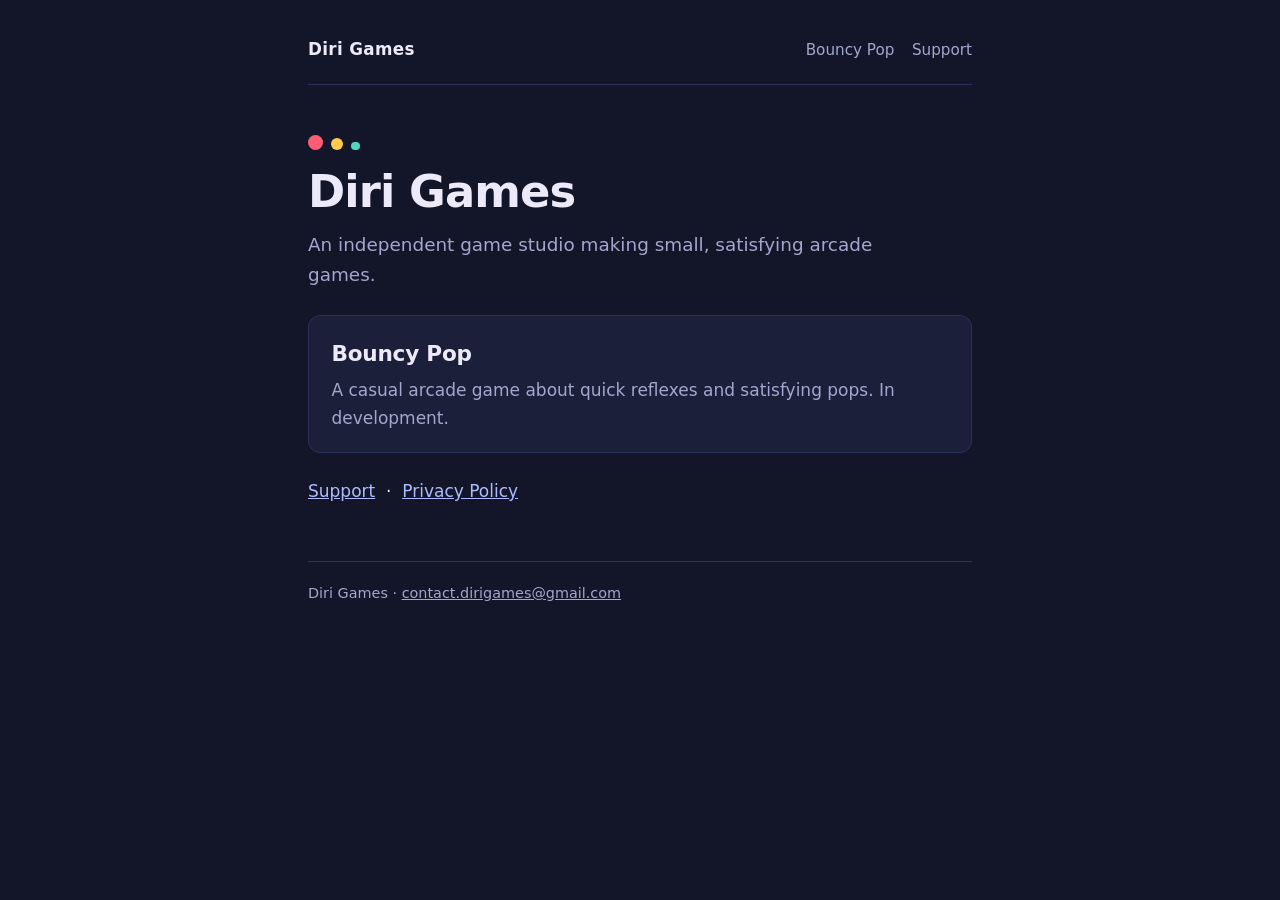
<file: index.html>
<!DOCTYPE html>
<html lang="en">
<head>
  <meta charset="utf-8">
  <meta name="viewport" content="width=device-width, initial-scale=1">
  <title>Diri Games</title>
  <meta name="description" content="Diri Games is an independent game studio making small, satisfying arcade games.">
  <link rel="stylesheet" href="./assets/styles.css">
</head>
<body>
  <div class="wrap">
    <header class="site-header">
      <a class="brand" href="./">Diri Games</a>
      <nav>
        <a href="./bouncy-pop/">Bouncy Pop</a>
        <a href="./support/">Support</a>
      </nav>
    </header>

    <main>
      <div class="pops" aria-hidden="true"><span></span><span></span><span></span></div>
      <h1>Diri Games</h1>
      <p class="lead">An independent game studio making small, satisfying arcade games.</p>

      <a class="card" href="./bouncy-pop/">
        <h2>Bouncy Pop</h2>
        <p>A casual arcade game about quick reflexes and satisfying pops. In development.</p>
      </a>

      <p>
        <a href="./support/">Support</a> &nbsp;·&nbsp;
        <a href="./bouncy-pop/privacy/">Privacy Policy</a>
      </p>
    </main>

    <footer class="site-footer">
      <p>Diri Games · <a href="mailto:contact.dirigames@gmail.com">contact.dirigames@gmail.com</a></p>
    </footer>
  </div>
</body>
</html>
</file>
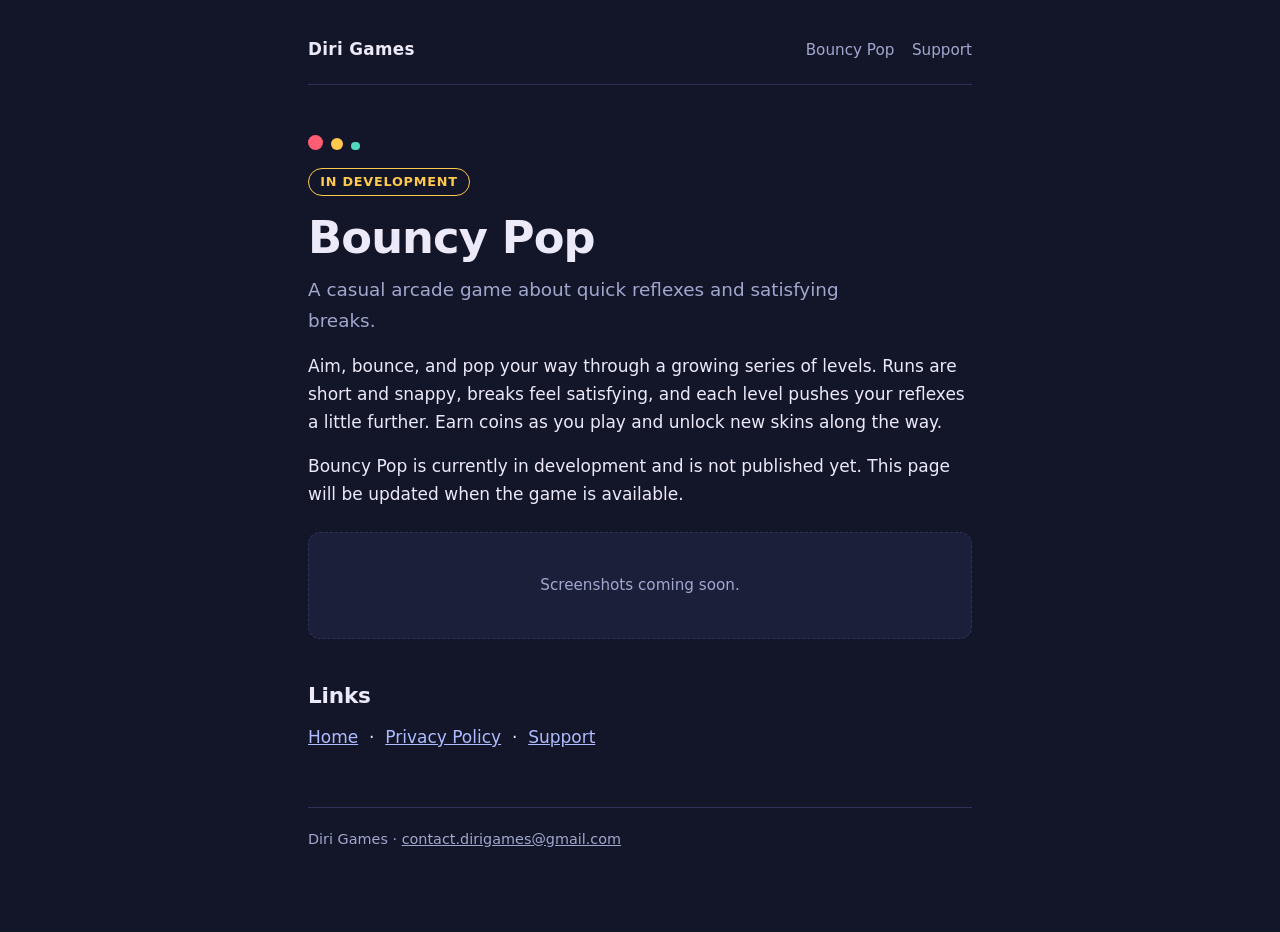
<file: bouncy-pop/index.html>
<!DOCTYPE html>
<html lang="en">
<head>
  <meta charset="utf-8">
  <meta name="viewport" content="width=device-width, initial-scale=1">
  <title>Bouncy Pop — Diri Games</title>
  <meta name="description" content="Bouncy Pop is a casual arcade game about quick reflexes, satisfying breaks, and level progression. In development by Diri Games.">
  <link rel="stylesheet" href="../assets/styles.css">
</head>
<body>
  <div class="wrap">
    <header class="site-header">
      <a class="brand" href="../">Diri Games</a>
      <nav>
        <a href="./">Bouncy Pop</a>
        <a href="../support/">Support</a>
      </nav>
    </header>

    <main>
      <div class="pops" aria-hidden="true"><span></span><span></span><span></span></div>
      <span class="badge">In development</span>
      <h1>Bouncy Pop</h1>
      <p class="lead">A casual arcade game about quick reflexes and satisfying breaks.</p>

      <p>
        Aim, bounce, and pop your way through a growing series of levels. Runs are short
        and snappy, breaks feel satisfying, and each level pushes your reflexes a little
        further. Earn coins as you play and unlock new skins along the way.
      </p>

      <p>
        Bouncy Pop is currently in development and is not published yet.
        This page will be updated when the game is available.
      </p>

      <div class="shot-placeholder">Screenshots coming soon.</div>

      <h2>Links</h2>
      <p>
        <a href="../">Home</a> &nbsp;·&nbsp;
        <a href="./privacy/">Privacy Policy</a> &nbsp;·&nbsp;
        <a href="../support/">Support</a>
      </p>
    </main>

    <footer class="site-footer">
      <p>Diri Games · <a href="mailto:contact.dirigames@gmail.com">contact.dirigames@gmail.com</a></p>
    </footer>
  </div>
</body>
</html>
</file>
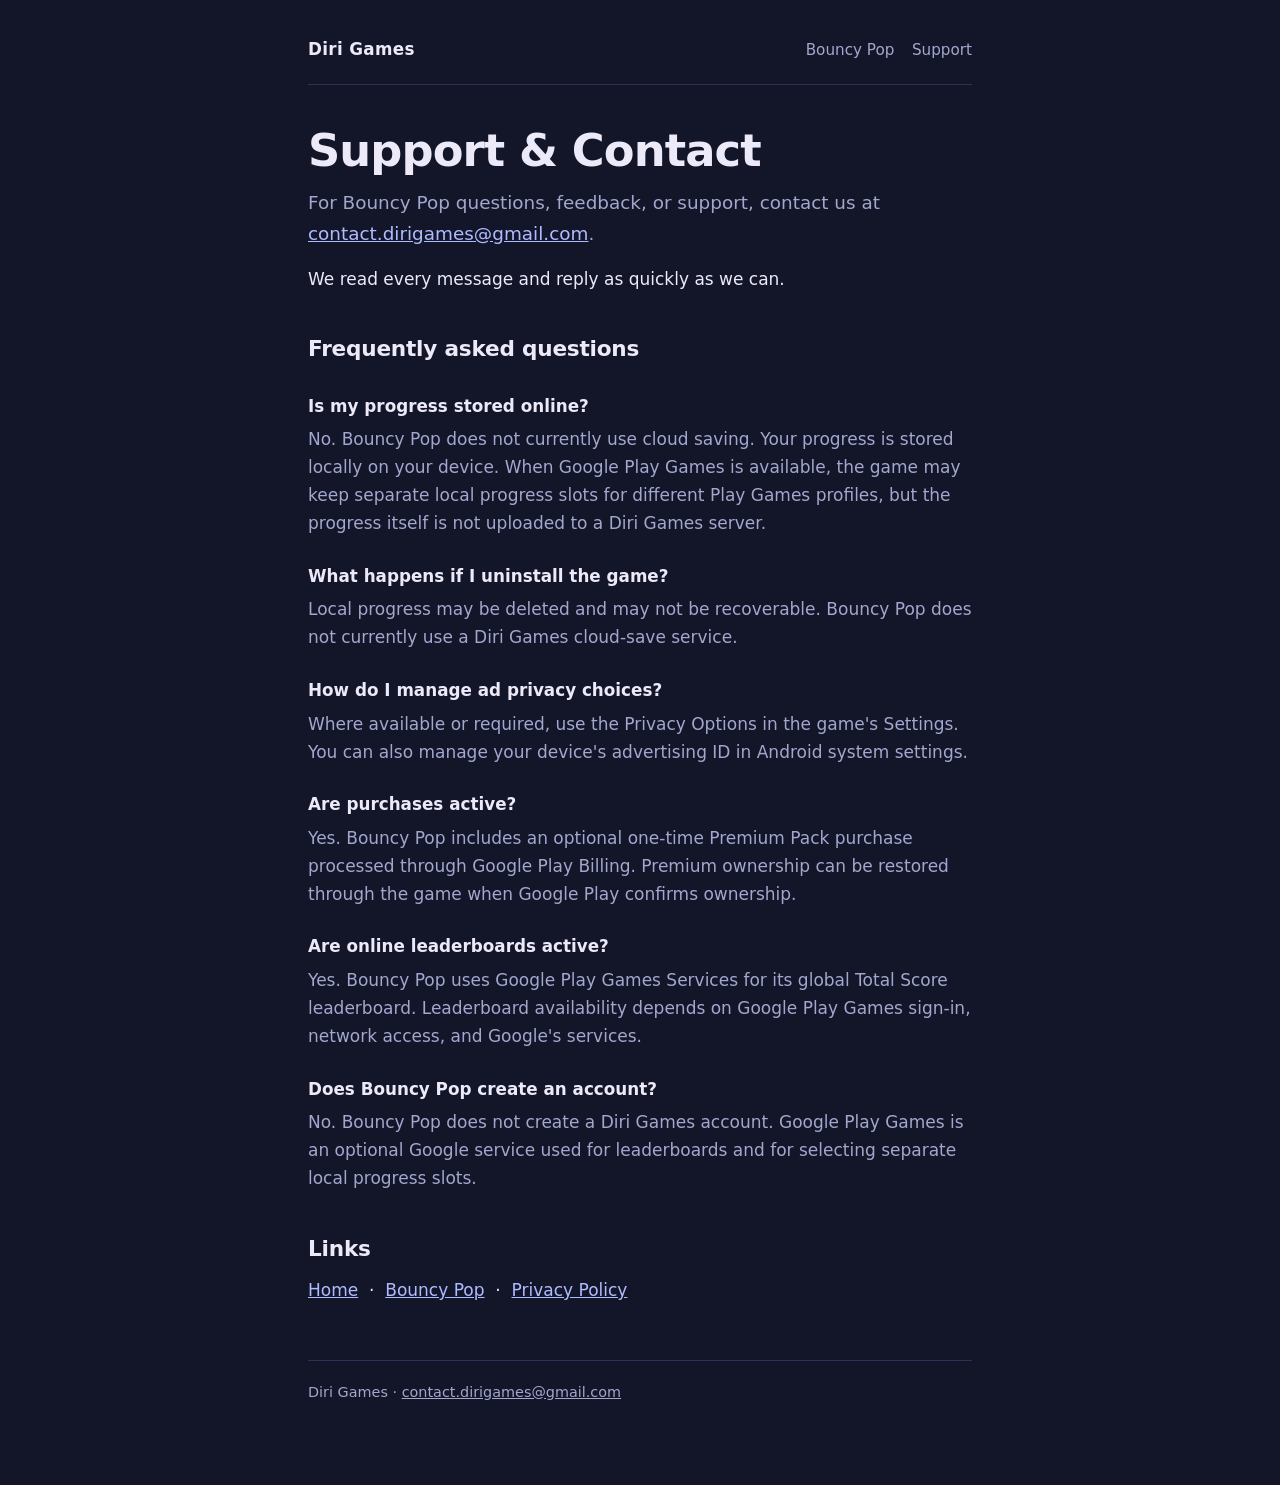
<file: support/index.html>
<!DOCTYPE html>
<html lang="en">
<head>
  <meta charset="utf-8">
  <meta name="viewport" content="width=device-width, initial-scale=1">
  <title>Support — Diri Games</title>
  <meta name="description" content="Support and contact information for Diri Games and Bouncy Pop.">
  <link rel="stylesheet" href="../assets/styles.css">
</head>
<body>
  <div class="wrap">
    <header class="site-header">
      <a class="brand" href="../">Diri Games</a>
      <nav>
        <a href="../bouncy-pop/">Bouncy Pop</a>
        <a href="./">Support</a>
      </nav>
    </header>

    <main>
      <h1>Support &amp; Contact</h1>

      <p class="lead">
        For Bouncy Pop questions, feedback, or support, contact us at
        <a href="mailto:contact.dirigames@gmail.com">contact.dirigames@gmail.com</a>.
      </p>

      <p>We read every message and reply as quickly as we can.</p>

      <h2>Frequently asked questions</h2>

      <div class="faq">
        <h3>Is my progress stored online?</h3>
        <p>No. Bouncy Pop does not currently use cloud saving. Your progress is stored
           locally on your device. When Google Play Games is available, the game may keep
           separate local progress slots for different Play Games profiles, but the
           progress itself is not uploaded to a Diri Games server.</p>

        <h3>What happens if I uninstall the game?</h3>
        <p>Local progress may be deleted and may not be recoverable. Bouncy Pop does not
           currently use a Diri Games cloud-save service.</p>

        <h3>How do I manage ad privacy choices?</h3>
        <p>Where available or required, use the Privacy Options in the game's Settings.
           You can also manage your device's advertising ID in Android system settings.</p>

        <h3>Are purchases active?</h3>
        <p>Yes. Bouncy Pop includes an optional one-time Premium Pack purchase processed
           through Google Play Billing. Premium ownership can be restored through the
           game when Google Play confirms ownership.</p>

        <h3>Are online leaderboards active?</h3>
        <p>Yes. Bouncy Pop uses Google Play Games Services for its global Total Score
           leaderboard. Leaderboard availability depends on Google Play Games sign-in,
           network access, and Google's services.</p>

        <h3>Does Bouncy Pop create an account?</h3>
        <p>No. Bouncy Pop does not create a Diri Games account. Google Play Games is an
           optional Google service used for leaderboards and for selecting separate local
           progress slots.</p>
      </div>

      <h2>Links</h2>
      <p>
        <a href="../">Home</a> &nbsp;·&nbsp;
        <a href="../bouncy-pop/">Bouncy Pop</a> &nbsp;·&nbsp;
        <a href="../bouncy-pop/privacy/">Privacy Policy</a>
      </p>
    </main>

    <footer class="site-footer">
      <p>Diri Games · <a href="mailto:contact.dirigames@gmail.com">contact.dirigames@gmail.com</a></p>
    </footer>
  </div>
</body>
</html>
</file>
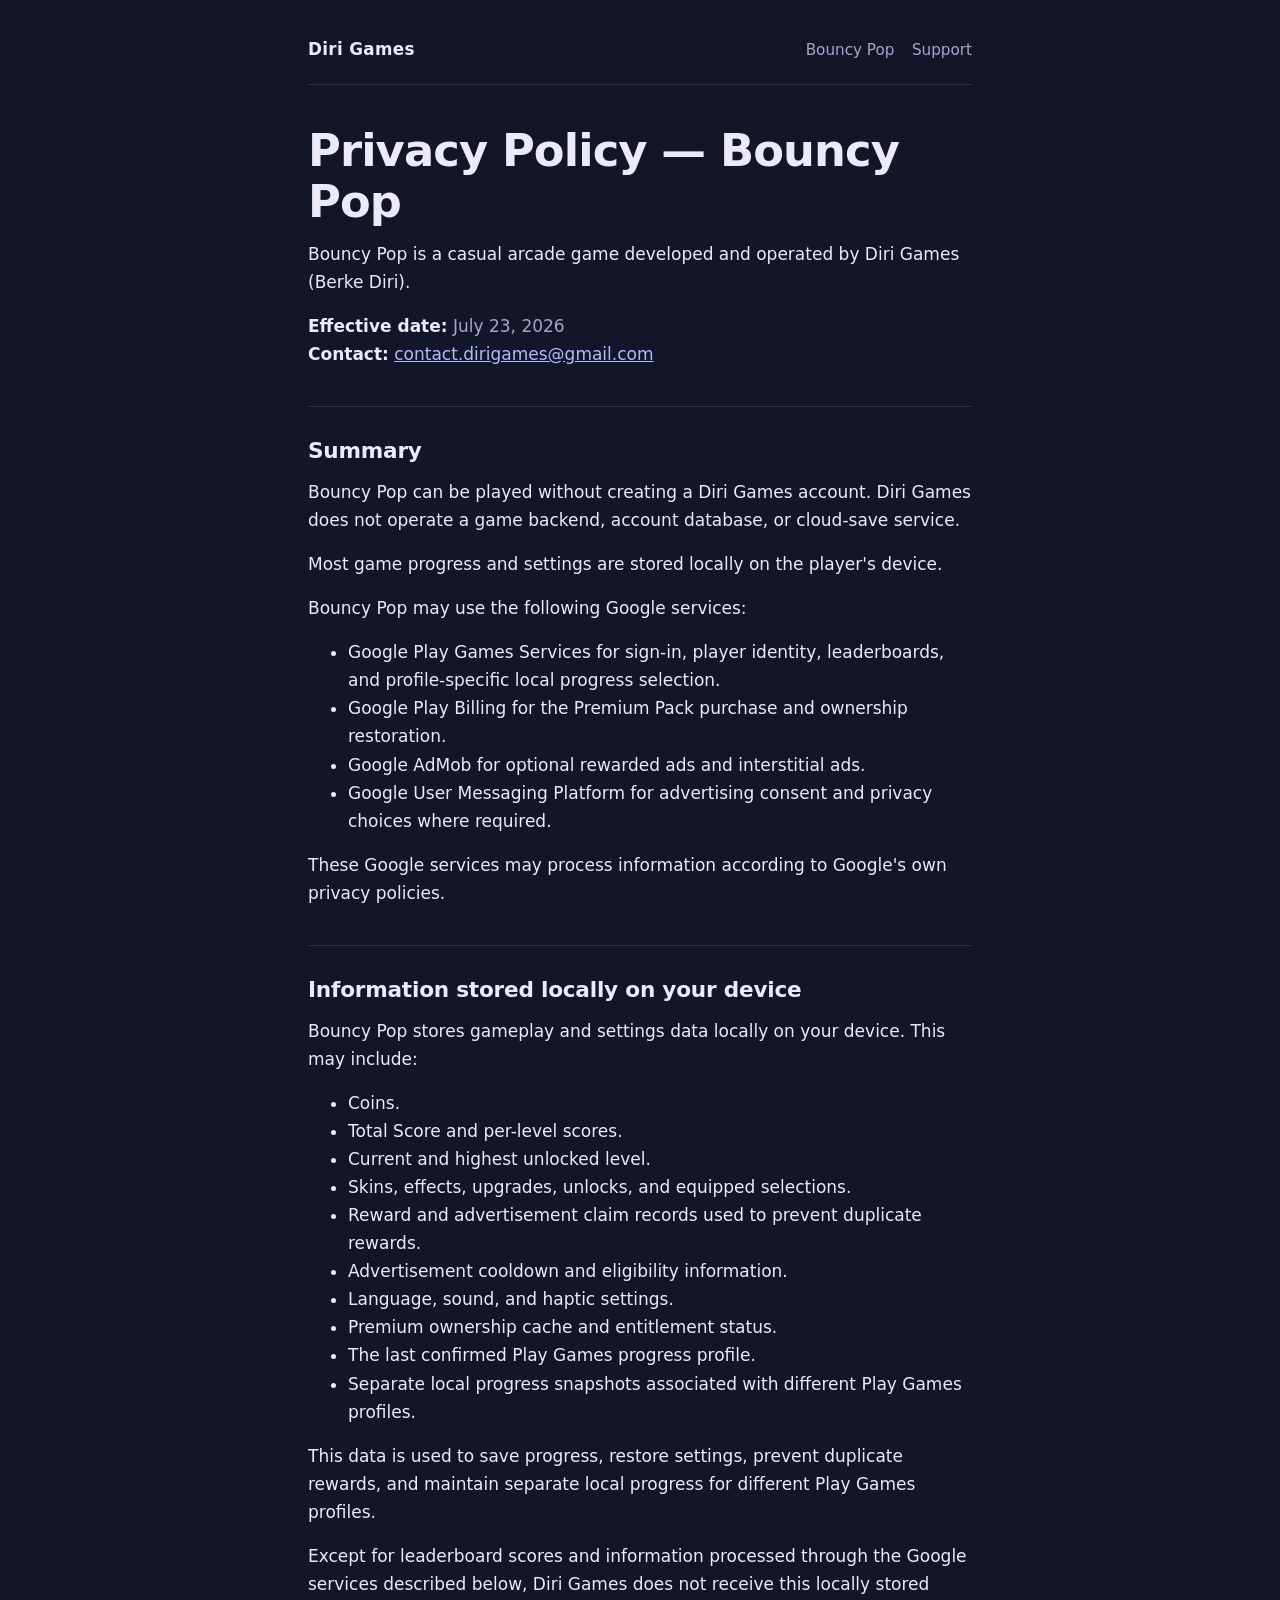
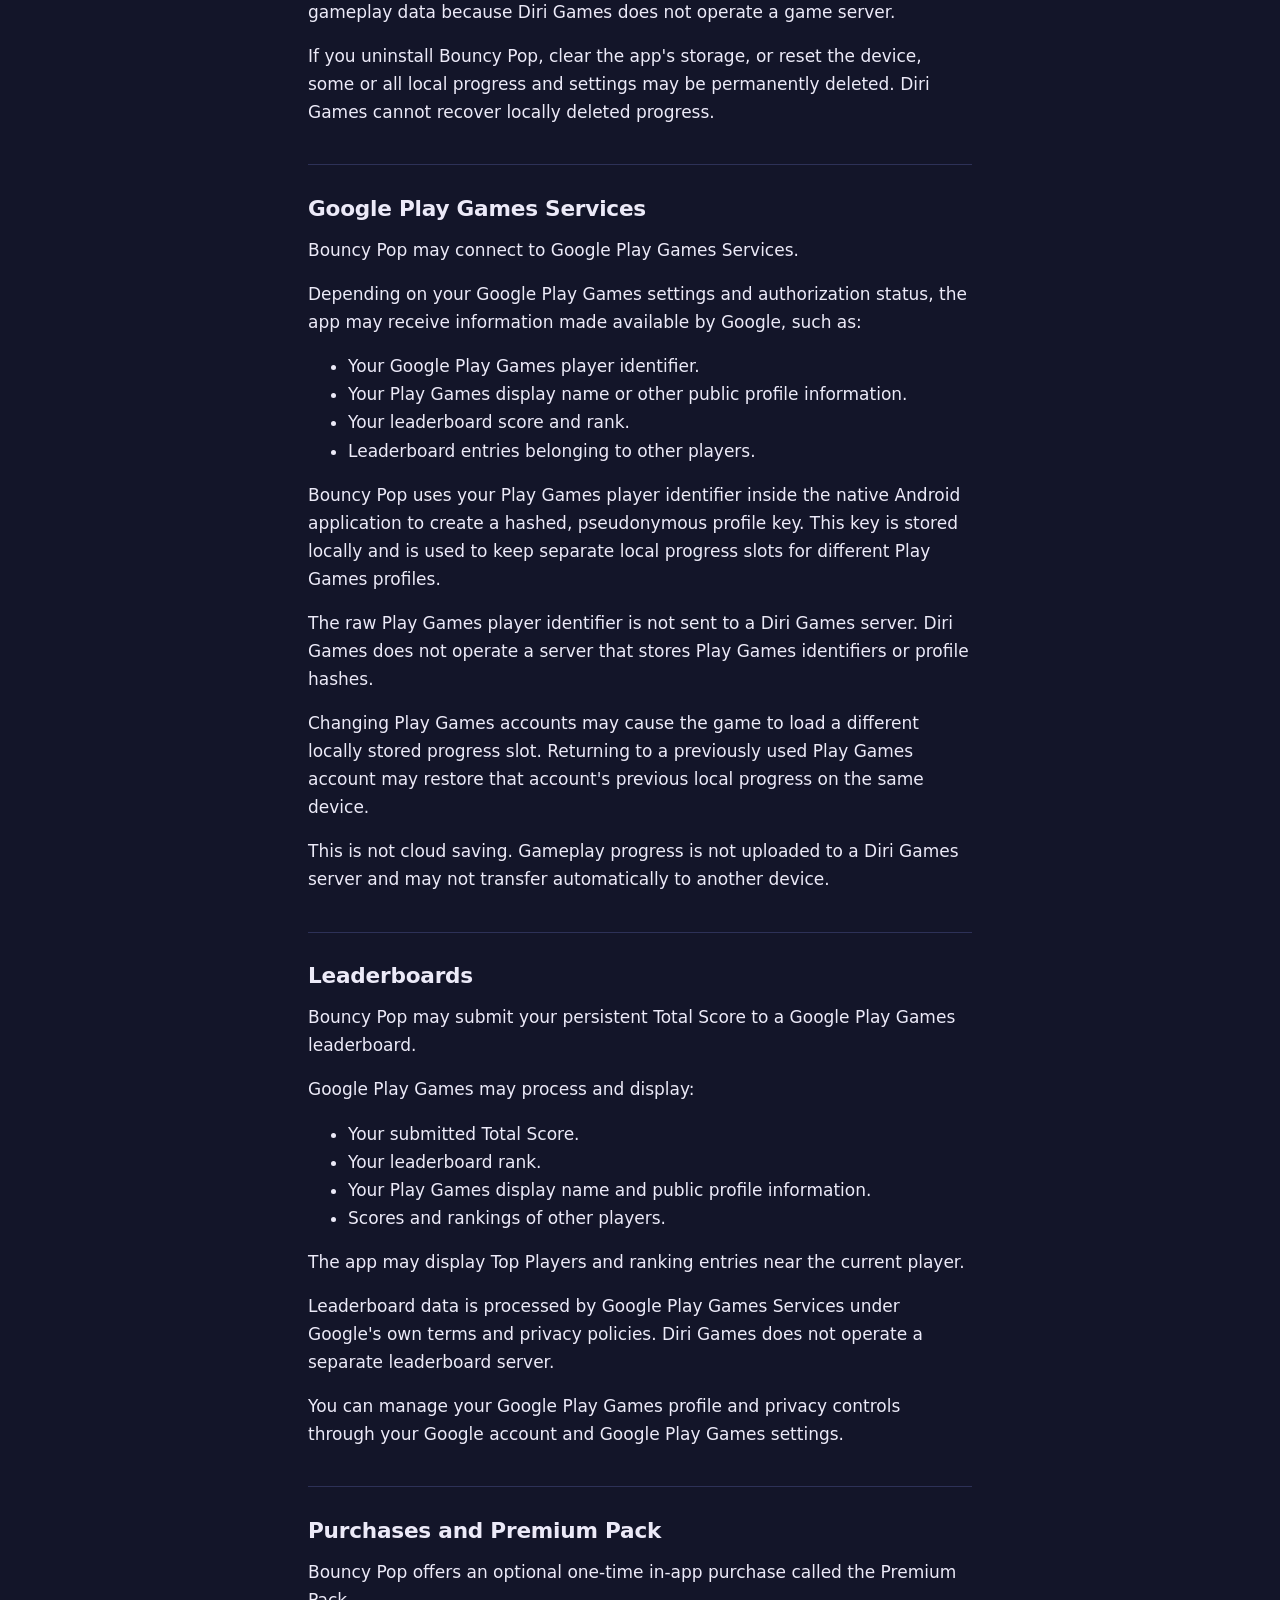
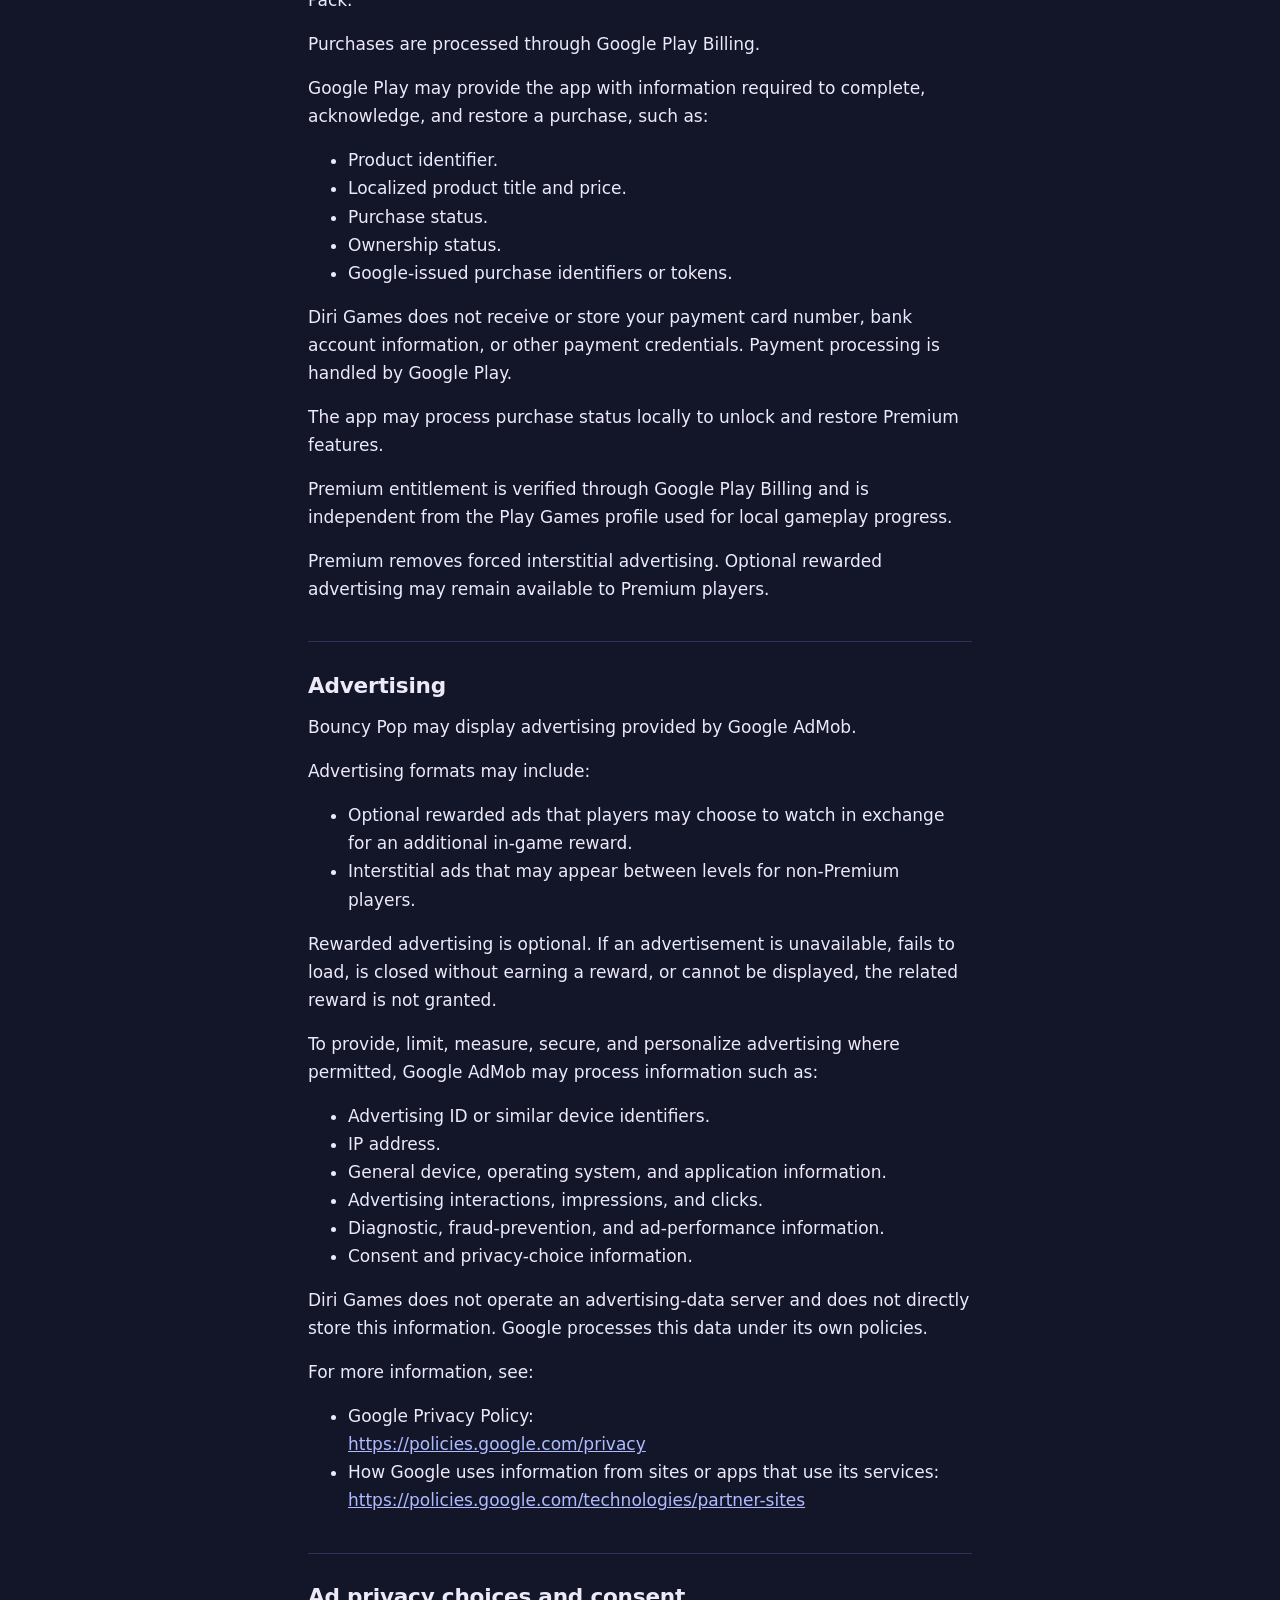
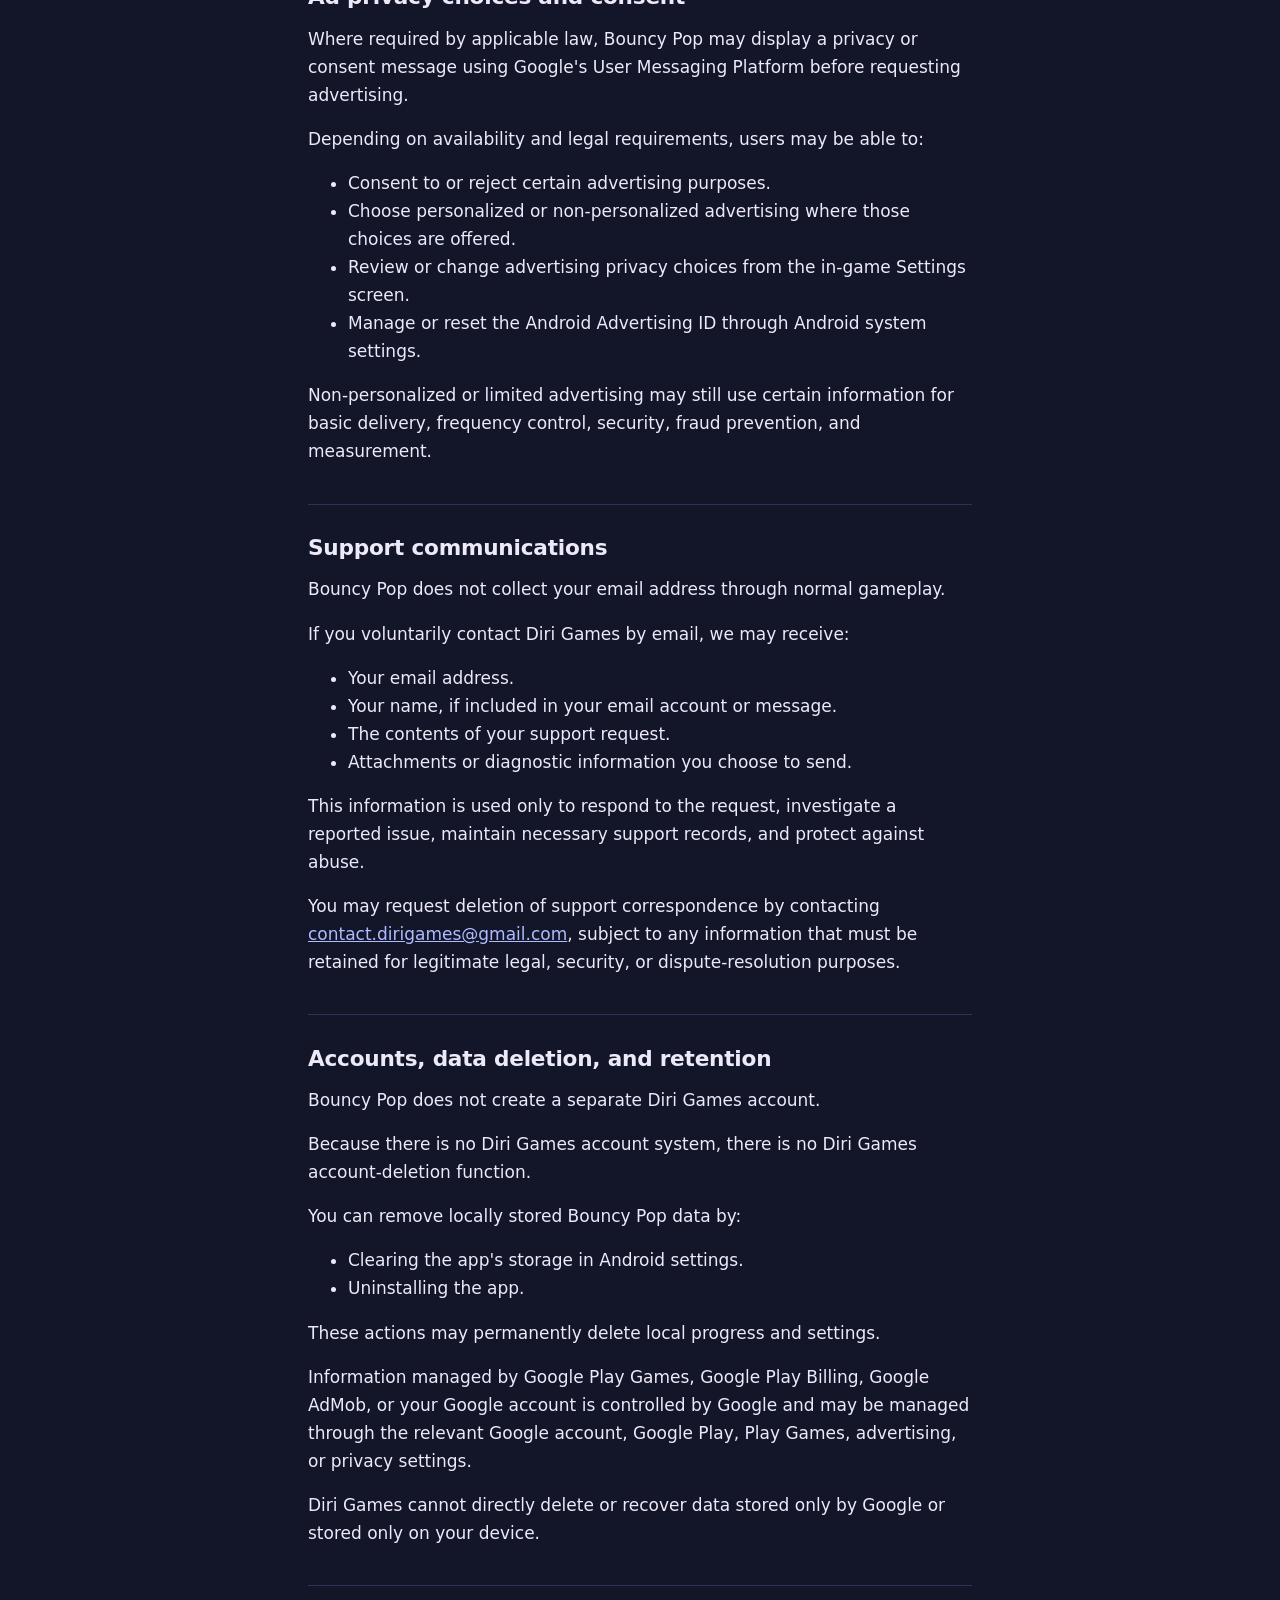
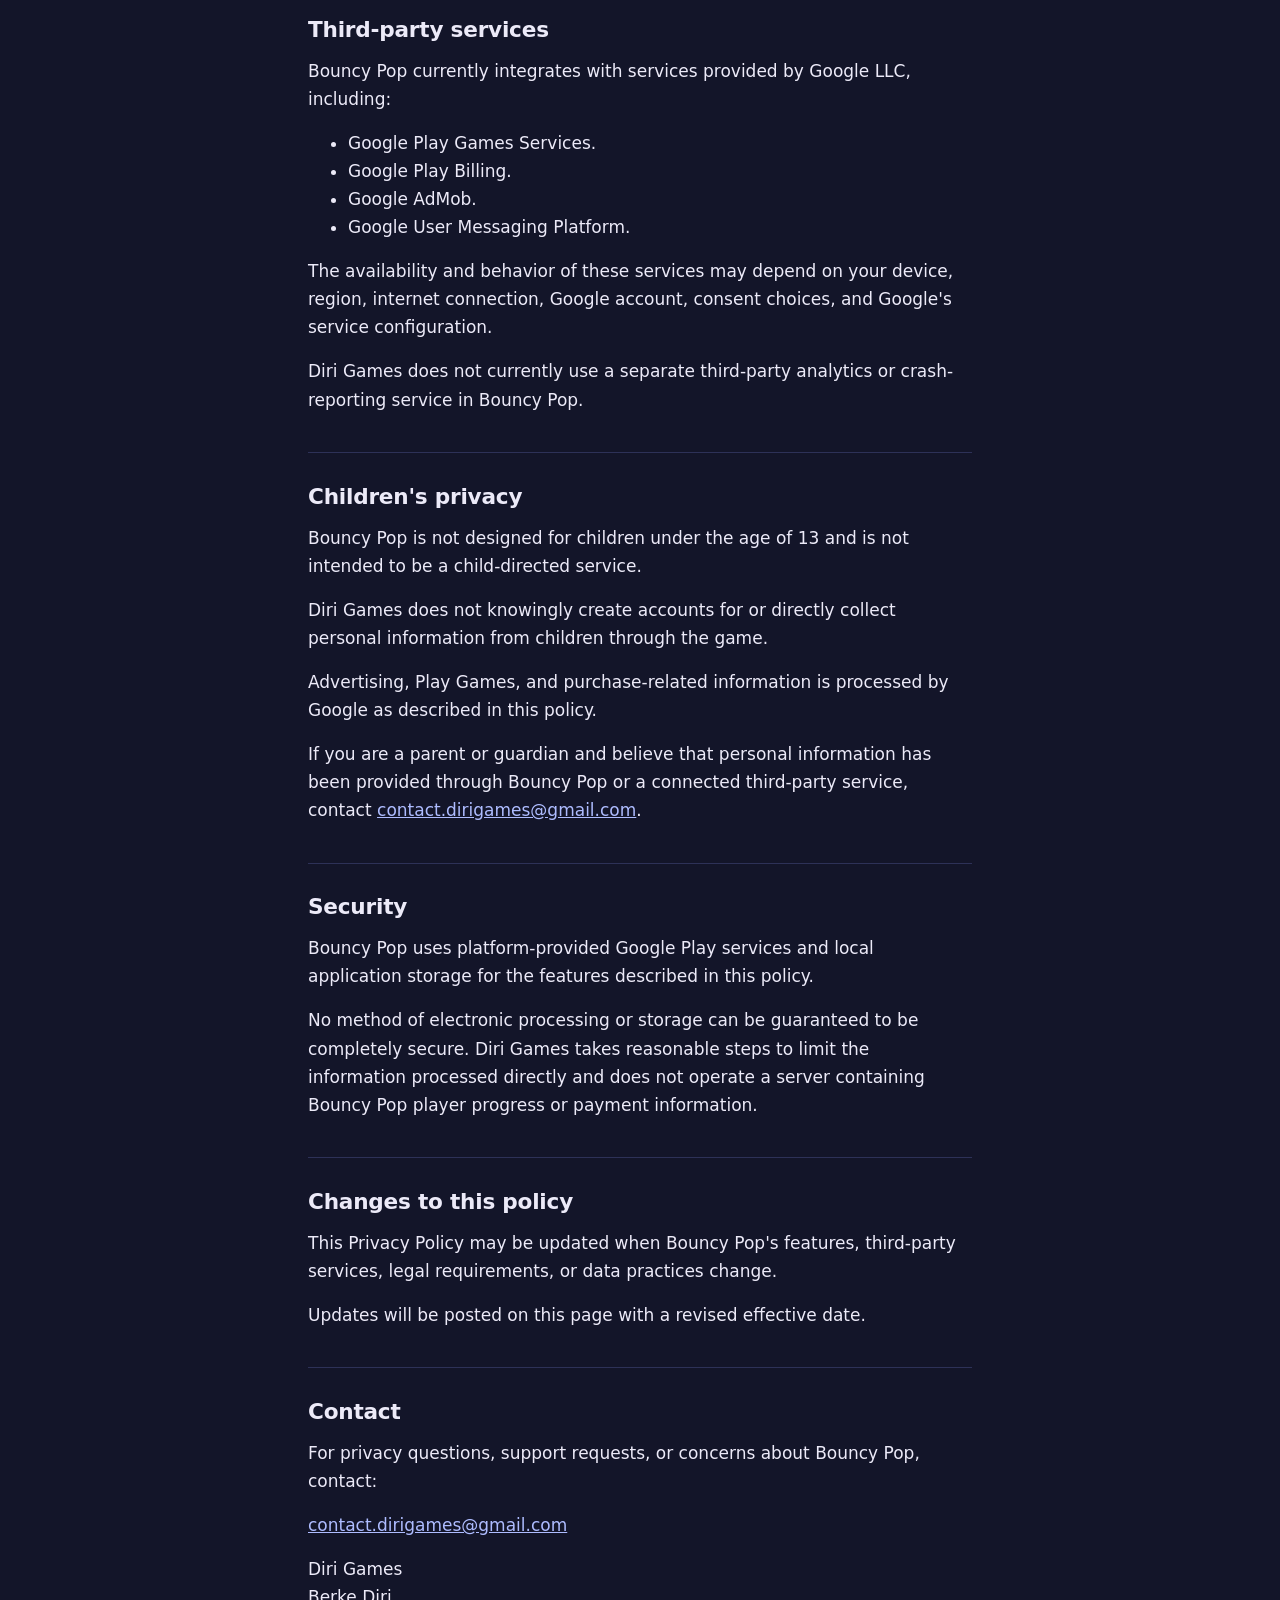
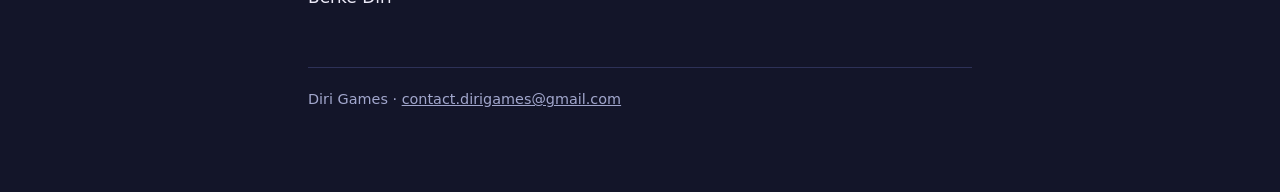
<file: bouncy-pop/privacy/index.html>
<!DOCTYPE html>
<html lang="en">
<head>
  <meta charset="utf-8">
  <meta name="viewport" content="width=device-width, initial-scale=1">
  <title>Privacy Policy — Bouncy Pop</title>
  <meta name="description" content="Privacy Policy for Bouncy Pop, a casual arcade game by Diri Games.">
  <link rel="stylesheet" href="../../assets/styles.css">
</head>
<body>
  <div class="wrap">
    <header class="site-header">
      <a class="brand" href="../../">Diri Games</a>
      <nav>
        <a href="../">Bouncy Pop</a>
        <a href="../../support/">Support</a>
      </nav>
    </header>

    <main class="policy">
      <h1>Privacy Policy — Bouncy Pop</h1>

      <p>Bouncy Pop is a casual arcade game developed and operated by Diri Games (Berke Diri).</p>

      <p class="meta">
        <strong>Effective date:</strong> July 23, 2026<br>
        <strong>Contact:</strong> <a href="mailto:contact.dirigames@gmail.com">contact.dirigames@gmail.com</a>
      </p>

      <h2>Summary</h2>

      <p>Bouncy Pop can be played without creating a Diri Games account. Diri Games does
         not operate a game backend, account database, or cloud-save service.</p>

      <p>Most game progress and settings are stored locally on the player's device.</p>

      <p>Bouncy Pop may use the following Google services:</p>

      <ul>
        <li>Google Play Games Services for sign-in, player identity, leaderboards, and
            profile-specific local progress selection.</li>
        <li>Google Play Billing for the Premium Pack purchase and ownership restoration.</li>
        <li>Google AdMob for optional rewarded ads and interstitial ads.</li>
        <li>Google User Messaging Platform for advertising consent and privacy choices
            where required.</li>
      </ul>

      <p>These Google services may process information according to Google's own privacy
         policies.</p>

      <h2>Information stored locally on your device</h2>

      <p>Bouncy Pop stores gameplay and settings data locally on your device. This may
         include:</p>

      <ul>
        <li>Coins.</li>
        <li>Total Score and per-level scores.</li>
        <li>Current and highest unlocked level.</li>
        <li>Skins, effects, upgrades, unlocks, and equipped selections.</li>
        <li>Reward and advertisement claim records used to prevent duplicate rewards.</li>
        <li>Advertisement cooldown and eligibility information.</li>
        <li>Language, sound, and haptic settings.</li>
        <li>Premium ownership cache and entitlement status.</li>
        <li>The last confirmed Play Games progress profile.</li>
        <li>Separate local progress snapshots associated with different Play Games profiles.</li>
      </ul>

      <p>This data is used to save progress, restore settings, prevent duplicate rewards,
         and maintain separate local progress for different Play Games profiles.</p>

      <p>Except for leaderboard scores and information processed through the Google
         services described below, Diri Games does not receive this locally stored
         gameplay data because Diri Games does not operate a game server.</p>

      <p>If you uninstall Bouncy Pop, clear the app's storage, or reset the device, some
         or all local progress and settings may be permanently deleted. Diri Games cannot
         recover locally deleted progress.</p>

      <h2>Google Play Games Services</h2>

      <p>Bouncy Pop may connect to Google Play Games Services.</p>

      <p>Depending on your Google Play Games settings and authorization status, the app
         may receive information made available by Google, such as:</p>

      <ul>
        <li>Your Google Play Games player identifier.</li>
        <li>Your Play Games display name or other public profile information.</li>
        <li>Your leaderboard score and rank.</li>
        <li>Leaderboard entries belonging to other players.</li>
      </ul>

      <p>Bouncy Pop uses your Play Games player identifier inside the native Android
         application to create a hashed, pseudonymous profile key. This key is stored
         locally and is used to keep separate local progress slots for different Play
         Games profiles.</p>

      <p>The raw Play Games player identifier is not sent to a Diri Games server. Diri
         Games does not operate a server that stores Play Games identifiers or profile
         hashes.</p>

      <p>Changing Play Games accounts may cause the game to load a different locally
         stored progress slot. Returning to a previously used Play Games account may
         restore that account's previous local progress on the same device.</p>

      <p>This is not cloud saving. Gameplay progress is not uploaded to a Diri Games
         server and may not transfer automatically to another device.</p>

      <h2>Leaderboards</h2>

      <p>Bouncy Pop may submit your persistent Total Score to a Google Play Games
         leaderboard.</p>

      <p>Google Play Games may process and display:</p>

      <ul>
        <li>Your submitted Total Score.</li>
        <li>Your leaderboard rank.</li>
        <li>Your Play Games display name and public profile information.</li>
        <li>Scores and rankings of other players.</li>
      </ul>

      <p>The app may display Top Players and ranking entries near the current player.</p>

      <p>Leaderboard data is processed by Google Play Games Services under Google's own
         terms and privacy policies. Diri Games does not operate a separate leaderboard
         server.</p>

      <p>You can manage your Google Play Games profile and privacy controls through your
         Google account and Google Play Games settings.</p>

      <h2>Purchases and Premium Pack</h2>

      <p>Bouncy Pop offers an optional one-time in-app purchase called the Premium Pack.</p>

      <p>Purchases are processed through Google Play Billing.</p>

      <p>Google Play may provide the app with information required to complete,
         acknowledge, and restore a purchase, such as:</p>

      <ul>
        <li>Product identifier.</li>
        <li>Localized product title and price.</li>
        <li>Purchase status.</li>
        <li>Ownership status.</li>
        <li>Google-issued purchase identifiers or tokens.</li>
      </ul>

      <p>Diri Games does not receive or store your payment card number, bank account
         information, or other payment credentials. Payment processing is handled by
         Google Play.</p>

      <p>The app may process purchase status locally to unlock and restore Premium
         features.</p>

      <p>Premium entitlement is verified through Google Play Billing and is independent
         from the Play Games profile used for local gameplay progress.</p>

      <p>Premium removes forced interstitial advertising. Optional rewarded advertising
         may remain available to Premium players.</p>

      <h2>Advertising</h2>

      <p>Bouncy Pop may display advertising provided by Google AdMob.</p>

      <p>Advertising formats may include:</p>

      <ul>
        <li>Optional rewarded ads that players may choose to watch in exchange for an
            additional in-game reward.</li>
        <li>Interstitial ads that may appear between levels for non-Premium players.</li>
      </ul>

      <p>Rewarded advertising is optional. If an advertisement is unavailable, fails to
         load, is closed without earning a reward, or cannot be displayed, the related
         reward is not granted.</p>

      <p>To provide, limit, measure, secure, and personalize advertising where permitted,
         Google AdMob may process information such as:</p>

      <ul>
        <li>Advertising ID or similar device identifiers.</li>
        <li>IP address.</li>
        <li>General device, operating system, and application information.</li>
        <li>Advertising interactions, impressions, and clicks.</li>
        <li>Diagnostic, fraud-prevention, and ad-performance information.</li>
        <li>Consent and privacy-choice information.</li>
      </ul>

      <p>Diri Games does not operate an advertising-data server and does not directly
         store this information. Google processes this data under its own policies.</p>

      <p>For more information, see:</p>

      <ul>
        <li>Google Privacy Policy:<br>
            <a href="https://policies.google.com/privacy" rel="noopener">https://policies.google.com/privacy</a></li>
        <li>How Google uses information from sites or apps that use its services:<br>
            <a href="https://policies.google.com/technologies/partner-sites" rel="noopener">https://policies.google.com/technologies/partner-sites</a></li>
      </ul>

      <h2>Ad privacy choices and consent</h2>

      <p>Where required by applicable law, Bouncy Pop may display a privacy or consent
         message using Google's User Messaging Platform before requesting advertising.</p>

      <p>Depending on availability and legal requirements, users may be able to:</p>

      <ul>
        <li>Consent to or reject certain advertising purposes.</li>
        <li>Choose personalized or non-personalized advertising where those choices are
            offered.</li>
        <li>Review or change advertising privacy choices from the in-game Settings screen.</li>
        <li>Manage or reset the Android Advertising ID through Android system settings.</li>
      </ul>

      <p>Non-personalized or limited advertising may still use certain information for
         basic delivery, frequency control, security, fraud prevention, and measurement.</p>

      <h2>Support communications</h2>

      <p>Bouncy Pop does not collect your email address through normal gameplay.</p>

      <p>If you voluntarily contact Diri Games by email, we may receive:</p>

      <ul>
        <li>Your email address.</li>
        <li>Your name, if included in your email account or message.</li>
        <li>The contents of your support request.</li>
        <li>Attachments or diagnostic information you choose to send.</li>
      </ul>

      <p>This information is used only to respond to the request, investigate a reported
         issue, maintain necessary support records, and protect against abuse.</p>

      <p>You may request deletion of support correspondence by contacting
         <a href="mailto:contact.dirigames@gmail.com">contact.dirigames@gmail.com</a>,
         subject to any information that must be retained for legitimate legal, security,
         or dispute-resolution purposes.</p>

      <h2>Accounts, data deletion, and retention</h2>

      <p>Bouncy Pop does not create a separate Diri Games account.</p>

      <p>Because there is no Diri Games account system, there is no Diri Games
         account-deletion function.</p>

      <p>You can remove locally stored Bouncy Pop data by:</p>

      <ul>
        <li>Clearing the app's storage in Android settings.</li>
        <li>Uninstalling the app.</li>
      </ul>

      <p>These actions may permanently delete local progress and settings.</p>

      <p>Information managed by Google Play Games, Google Play Billing, Google AdMob, or
         your Google account is controlled by Google and may be managed through the
         relevant Google account, Google Play, Play Games, advertising, or privacy
         settings.</p>

      <p>Diri Games cannot directly delete or recover data stored only by Google or
         stored only on your device.</p>

      <h2>Third-party services</h2>

      <p>Bouncy Pop currently integrates with services provided by Google LLC, including:</p>

      <ul>
        <li>Google Play Games Services.</li>
        <li>Google Play Billing.</li>
        <li>Google AdMob.</li>
        <li>Google User Messaging Platform.</li>
      </ul>

      <p>The availability and behavior of these services may depend on your device,
         region, internet connection, Google account, consent choices, and Google's
         service configuration.</p>

      <p>Diri Games does not currently use a separate third-party analytics or
         crash-reporting service in Bouncy Pop.</p>

      <h2>Children's privacy</h2>

      <p>Bouncy Pop is not designed for children under the age of 13 and is not intended
         to be a child-directed service.</p>

      <p>Diri Games does not knowingly create accounts for or directly collect personal
         information from children through the game.</p>

      <p>Advertising, Play Games, and purchase-related information is processed by Google
         as described in this policy.</p>

      <p>If you are a parent or guardian and believe that personal information has been
         provided through Bouncy Pop or a connected third-party service, contact
         <a href="mailto:contact.dirigames@gmail.com">contact.dirigames@gmail.com</a>.</p>

      <h2>Security</h2>

      <p>Bouncy Pop uses platform-provided Google Play services and local application
         storage for the features described in this policy.</p>

      <p>No method of electronic processing or storage can be guaranteed to be completely
         secure. Diri Games takes reasonable steps to limit the information processed
         directly and does not operate a server containing Bouncy Pop player progress or
         payment information.</p>

      <h2>Changes to this policy</h2>

      <p>This Privacy Policy may be updated when Bouncy Pop's features, third-party
         services, legal requirements, or data practices change.</p>

      <p>Updates will be posted on this page with a revised effective date.</p>

      <h2>Contact</h2>

      <p>For privacy questions, support requests, or concerns about Bouncy Pop, contact:</p>

      <p><a href="mailto:contact.dirigames@gmail.com">contact.dirigames@gmail.com</a></p>

      <p>Diri Games<br>
         Berke Diri</p>
    </main>

    <footer class="site-footer">
      <p>Diri Games · <a href="mailto:contact.dirigames@gmail.com">contact.dirigames@gmail.com</a></p>
    </footer>
  </div>
</body>
</html>
</file>
<file: assets/styles.css>
/* Diri Games — shared stylesheet
   Static site, no external assets, no fonts, no tracking. */

:root {
  --bg: #131529;        /* deep indigo night */
  --surface: #1c1f3a;   /* card background */
  --line: #2d3157;      /* borders / dividers */
  --ink: #eceaf8;       /* main text */
  --muted: #a2a7cd;     /* secondary text */
  --pop: #ff5d73;       /* coral — primary accent */
  --gold: #ffc94d;      /* second pop dot */
  --teal: #4fd8c0;      /* third pop dot */
  --link: #aebcff;      /* link color */
}

* { box-sizing: border-box; }

html { -webkit-text-size-adjust: 100%; }

body {
  margin: 0;
  background: var(--bg);
  color: var(--ink);
  font-family: system-ui, "Segoe UI", Roboto, Helvetica, Arial, sans-serif;
  line-height: 1.65;
  font-size: 1.0625rem;
}

.wrap {
  max-width: 44rem;
  margin: 0 auto;
  padding: 1.25rem 1.25rem 4rem;
}

/* Header / nav */

.site-header {
  display: flex;
  flex-wrap: wrap;
  align-items: baseline;
  gap: 0.4rem 1.4rem;
  padding: 1rem 0 1.25rem;
  border-bottom: 1px solid var(--line);
  margin-bottom: 2.5rem;
}

.brand {
  font-weight: 800;
  font-size: 1.05rem;
  letter-spacing: 0.02em;
  color: var(--ink);
  text-decoration: none;
  margin-right: auto;
}

.site-header nav {
  display: flex;
  gap: 1.1rem;
}

.site-header nav a {
  color: var(--muted);
  text-decoration: none;
  font-size: 0.95rem;
}

.site-header nav a:hover,
.site-header nav a:focus-visible { color: var(--ink); }

/* Signature: three bouncing pop dots */

.pops {
  display: flex;
  align-items: flex-end;
  gap: 0.5rem;
  height: 1.6rem;
  margin-bottom: 1rem;
}

.pops span {
  display: inline-block;
  border-radius: 50%;
  animation: pop-bounce 1.8s ease-in-out infinite;
}

.pops span:nth-child(1) { width: 0.95rem; height: 0.95rem; background: var(--pop); }
.pops span:nth-child(2) { width: 0.75rem; height: 0.75rem; background: var(--gold); animation-delay: 0.18s; }
.pops span:nth-child(3) { width: 0.55rem; height: 0.55rem; background: var(--teal); animation-delay: 0.36s; }

@keyframes pop-bounce {
  0%, 100% { transform: translateY(0); }
  35%      { transform: translateY(-0.55rem); }
}

@media (prefers-reduced-motion: reduce) {
  .pops span { animation: none; }
}

/* Type */

h1 {
  font-size: clamp(2rem, 6vw, 2.8rem);
  font-weight: 800;
  letter-spacing: -0.02em;
  line-height: 1.15;
  margin: 0 0 0.75rem;
}

h2 {
  font-size: 1.35rem;
  font-weight: 700;
  letter-spacing: -0.01em;
  margin: 2.4rem 0 0.6rem;
}

h3 {
  font-size: 1.05rem;
  font-weight: 700;
  margin: 1.6rem 0 0.3rem;
}

p, ul { margin: 0 0 1rem; }

.lead {
  font-size: 1.15rem;
  color: var(--muted);
  max-width: 36rem;
}

a { color: var(--link); }

a:focus-visible {
  outline: 2px solid var(--gold);
  outline-offset: 2px;
  border-radius: 2px;
}

strong { color: var(--ink); }

/* Cards and blocks */

.card {
  display: block;
  background: var(--surface);
  border: 1px solid var(--line);
  border-radius: 12px;
  padding: 1.25rem 1.4rem;
  margin: 1.5rem 0;
  text-decoration: none;
  color: var(--ink);
}

a.card:hover, a.card:focus-visible { border-color: var(--pop); }

.card h2 { margin: 0 0 0.3rem; }

.card p { margin: 0; color: var(--muted); }

.badge {
  display: inline-block;
  font-size: 0.8rem;
  font-weight: 700;
  letter-spacing: 0.06em;
  text-transform: uppercase;
  color: var(--gold);
  border: 1px solid var(--gold);
  border-radius: 999px;
  padding: 0.15rem 0.7rem;
  margin-bottom: 1rem;
}

.shot-placeholder {
  background: var(--surface);
  border: 1px dashed var(--line);
  border-radius: 12px;
  padding: 2.5rem 1rem;
  text-align: center;
  color: var(--muted);
  font-size: 0.95rem;
  margin: 1.5rem 0;
}

/* Draft banner (privacy page) */

.draft-banner {
  background: #3a2530;
  border: 1px solid var(--pop);
  border-radius: 12px;
  padding: 0.9rem 1.2rem;
  margin-bottom: 2rem;
  color: var(--ink);
  font-size: 0.95rem;
}

/* Policy article */

.policy h2 { border-top: 1px solid var(--line); padding-top: 1.6rem; }

.policy .meta { color: var(--muted); }

/* FAQ */

.faq h3 { color: var(--ink); }

.faq p { color: var(--muted); margin-bottom: 1.2rem; }

/* Footer */

.site-footer {
  margin-top: 3.5rem;
  padding-top: 1.25rem;
  border-top: 1px solid var(--line);
  color: var(--muted);
  font-size: 0.9rem;
}

.site-footer a { color: var(--muted); }
</file>
